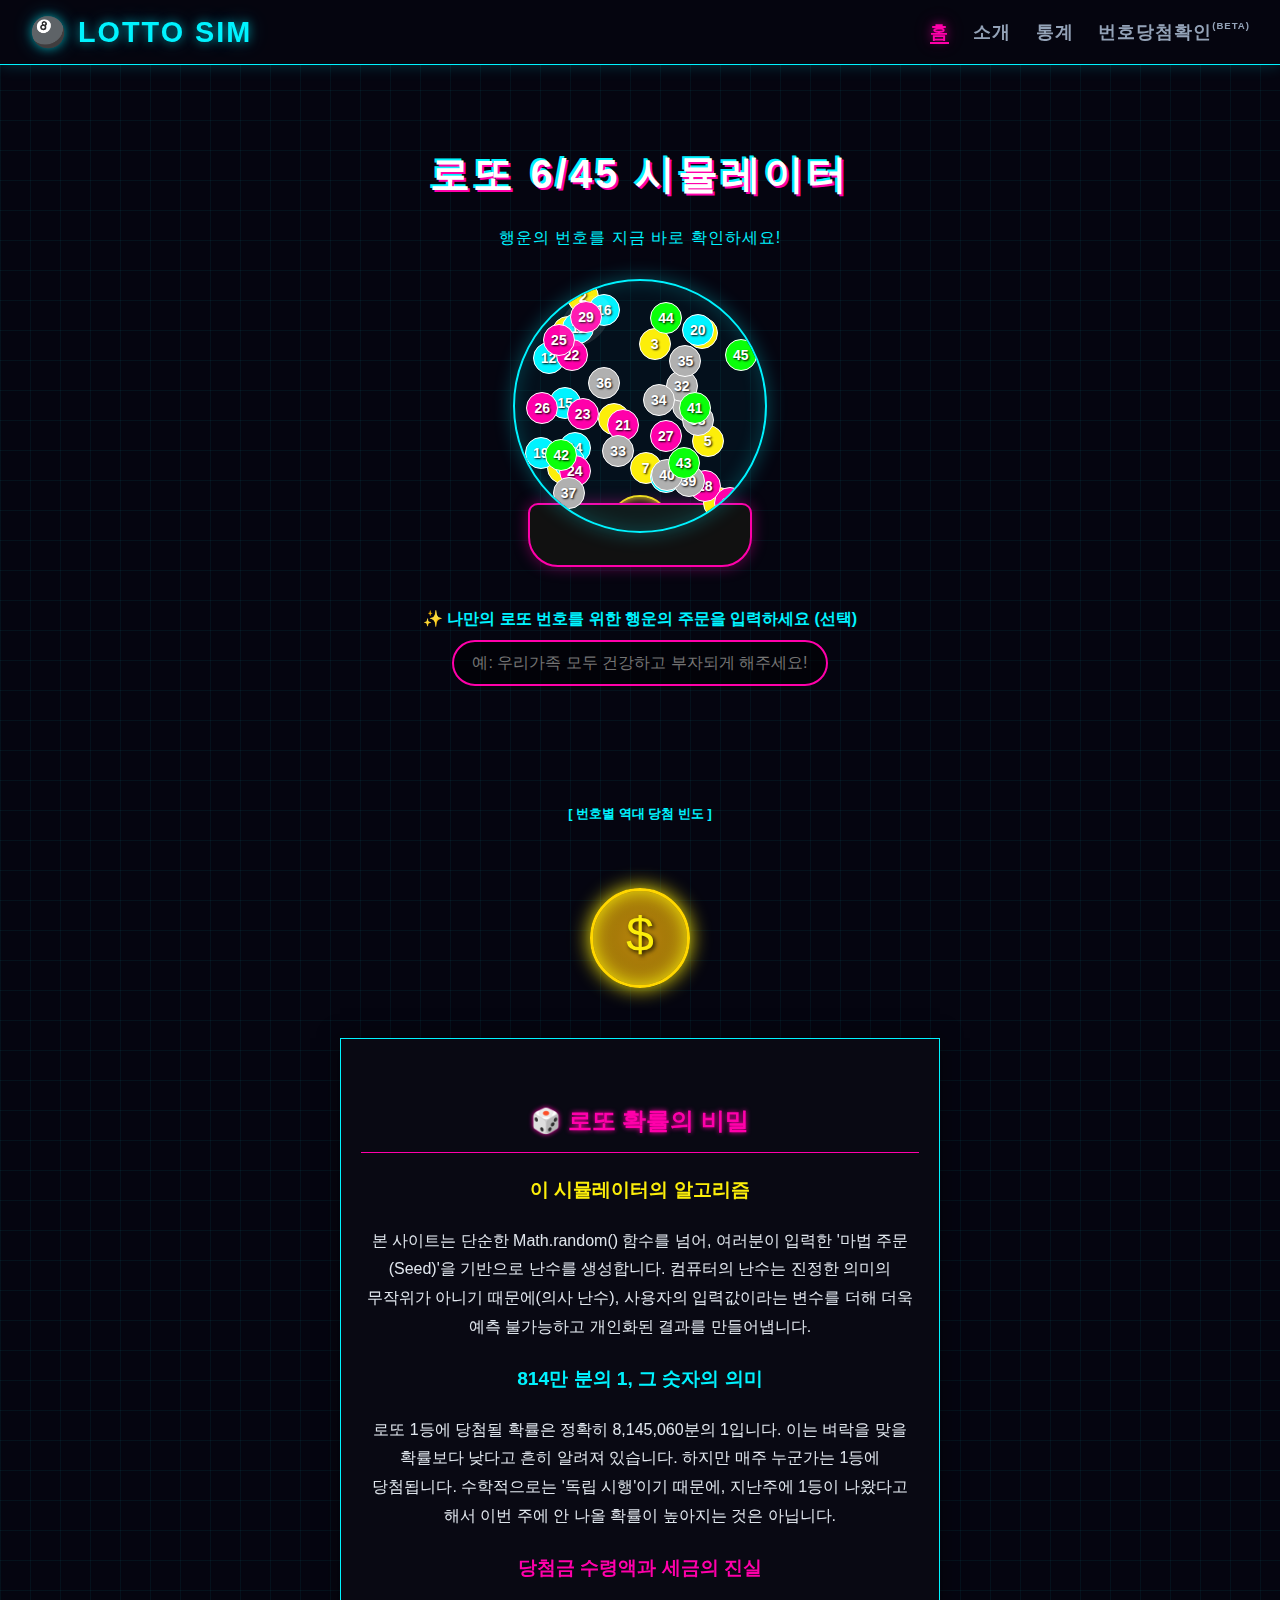
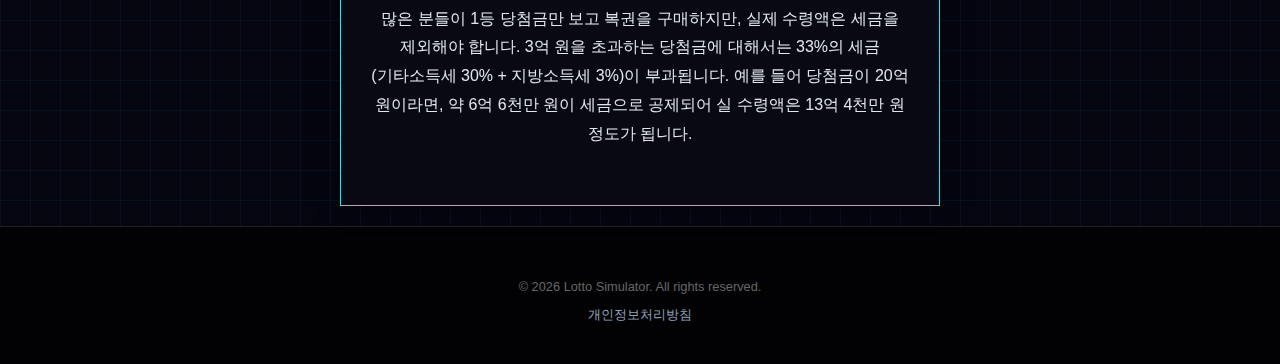
<file: index.html>
<!DOCTYPE html>
<html lang="ko">
<head>
    <meta charset="UTF-8">
    <meta name="viewport" content="width=device-width, initial-scale=1.0">
    <meta name="google-adsense-account" content="ca-pub-3787589077058710">
    <title>로또 시뮬레이터 - 홈</title>
    <link rel="stylesheet" href="style.css">
    <script async src="https://pagead2.googlesyndication.com/pagead/js/adsbygoogle.js?client=ca-pub-3787589077058710"
     crossorigin="anonymous"></script>
    <style>
        .info-section article { word-break: keep-all; overflow-wrap: break-word; }
    </style>
</head>
<body data-theme="dark">
    <header class="main-header">
        <div class="logo">🎱 Lotto Sim</div>
        <div class="settings-group">
            <nav>
                <a href="index.html" class="active">홈</a>
                <a href="about.html">소개</a>
                <a href="stats.html">통계</a>
                <a href="scan.html">번호당첨확인<span style="font-size:0.6rem; vertical-align:top;">(Beta)</span></a>
            </nav>
        </div>
    </header>

    <div class="container">
        <h1 class="title">로또 6/45 시뮬레이터</h1>
        <p class="subtitle">행운의 번호를 지금 바로 확인하세요!</p>
        
        <div class="machine-container">
            <div class="glass-dome"><div class="mixing-balls" id="mixingBalls"></div></div>
            <div class="machine-base"></div>
            <div class="output-chute"></div>
        </div>

        <div class="spell-container" style="margin-bottom: 20px;">
            <label for="magicSpell" style="display: block; color: var(--primary-cyan); margin-bottom: 10px; font-weight: bold;">✨ 나만의 로또 번호를 위한 행운의 주문을 입력하세요 (선택)</label>
            <input type="text" id="magicSpell" maxlength="100" placeholder="예: 우리가족 모두 건강하고 부자되게 해주세요!" 
                   style="width: 80%; padding: 12px; border-radius: 25px; border: 2px solid var(--primary-pink); background: rgba(0,0,0,0.5); color: white; text-align: center; font-size: 1rem;">
        </div>

        <div class="results-tray" id="resultsTray"></div>
        <div style="color: var(--primary-cyan); font-size: 0.8rem; margin-bottom: 5px; font-weight: bold;">[ 번호별 역대 당첨 빈도 ]</div>
        <div id="ballStats" style="display: flex; justify-content: center; gap: 15px; margin-bottom: 20px; font-size: 0.8rem; color: #aaa; min-height: 40px;"></div>

        <button id="drawButton" class="gold-button pulse-active" aria-label="번호 추첨하기"><span class="currency-symbol">$</span></button>

        <div id="analysisReport" class="info-section" style="display: none; text-align: left; margin-top: 40px; border-color: var(--primary-yellow);">
            <h3 style="color: var(--primary-yellow); text-align: center; border-bottom: 1px dashed var(--primary-yellow); padding-bottom: 10px;">📊 AI 분석 리포트</h3>
            <div style="margin-bottom: 20px;">
                <h4 style="color: var(--primary-pink);">1. 전 회차 대상 유사 번호 Top 3</h4>
                <ul id="similarityReport" style="font-size: 0.9rem; color: #ccc; padding-left: 20px;"></ul>
            </div>
            <div style="margin-bottom: 20px;">
                <h4 style="color: var(--ball-green);">2. 10만원(100게임) 투자 시뮬레이션</h4>
                <div id="simulationReport" style="font-size: 0.9rem; color: #ccc; background: rgba(0,0,0,0.3); padding: 15px; border-radius: 10px;">
                    <p>현재 번호의 앞 4개를 고정하고 나머지 2개만 바꿔서 100조합을 생성, 최신 회차 결과와 대조한 결과입니다.</p>
                    <div id="simulationResults" style="margin-top: 10px; color: var(--primary-yellow);"></div>
                </div>
            </div>
        </div>

        <section class="info-section">
            <h2 data-ko="🎲 로또 확률의 비밀" data-en="🎲 Secrets of Lotto Probability">🎲 로또 확률의 비밀</h2>
            <article>
                <h3 style="color: var(--primary-yellow); font-size: 1.2rem; margin-top: 20px;">이 시뮬레이터의 알고리즘</h3>
                <p>본 사이트는 단순한 Math.random() 함수를 넘어, 여러분이 입력한 '마법 주문(Seed)'을 기반으로 난수를 생성합니다. 컴퓨터의 난수는 진정한 의미의 무작위가 아니기 때문에(의사 난수), 사용자의 입력값이라는 변수를 더해 더욱 예측 불가능하고 개인화된 결과를 만들어냅니다.</p>
                <h3 style="color: var(--primary-cyan); font-size: 1.2rem; margin-top: 20px;">814만 분의 1, 그 숫자의 의미</h3>
                <p>로또 1등에 당첨될 확률은 정확히 8,145,060분의 1입니다. 이는 벼락을 맞을 확률보다 낮다고 흔히 알려져 있습니다. 하지만 매주 누군가는 1등에 당첨됩니다. 수학적으로는 '독립 시행'이기 때문에, 지난주에 1등이 나왔다고 해서 이번 주에 안 나올 확률이 높아지는 것은 아닙니다.</p>
                <h3 style="color: var(--primary-pink); font-size: 1.2rem; margin-top: 20px;">당첨금 수령액과 세금의 진실</h3>
                <p>많은 분들이 1등 당첨금만 보고 복권을 구매하지만, 실제 수령액은 세금을 제외해야 합니다. 3억 원을 초과하는 당첨금에 대해서는 33%의 세금(기타소득세 30% + 지방소득세 3%)이 부과됩니다. 예를 들어 당첨금이 20억 원이라면, 약 6억 6천만 원이 세금으로 공제되어 실 수령액은 13억 4천만 원 정도가 됩니다.</p>
            </article>
        </section>
    </div>

    <footer class="main-footer">
        <p>&copy; 2026 Lotto Simulator. All rights reserved.</p>
        <div class="footer-links">
            <a href="privacy.html">개인정보처리방침</a>
        </div>
    </footer>
    <script src="script.js"></script>
</body>
</html>
</file>
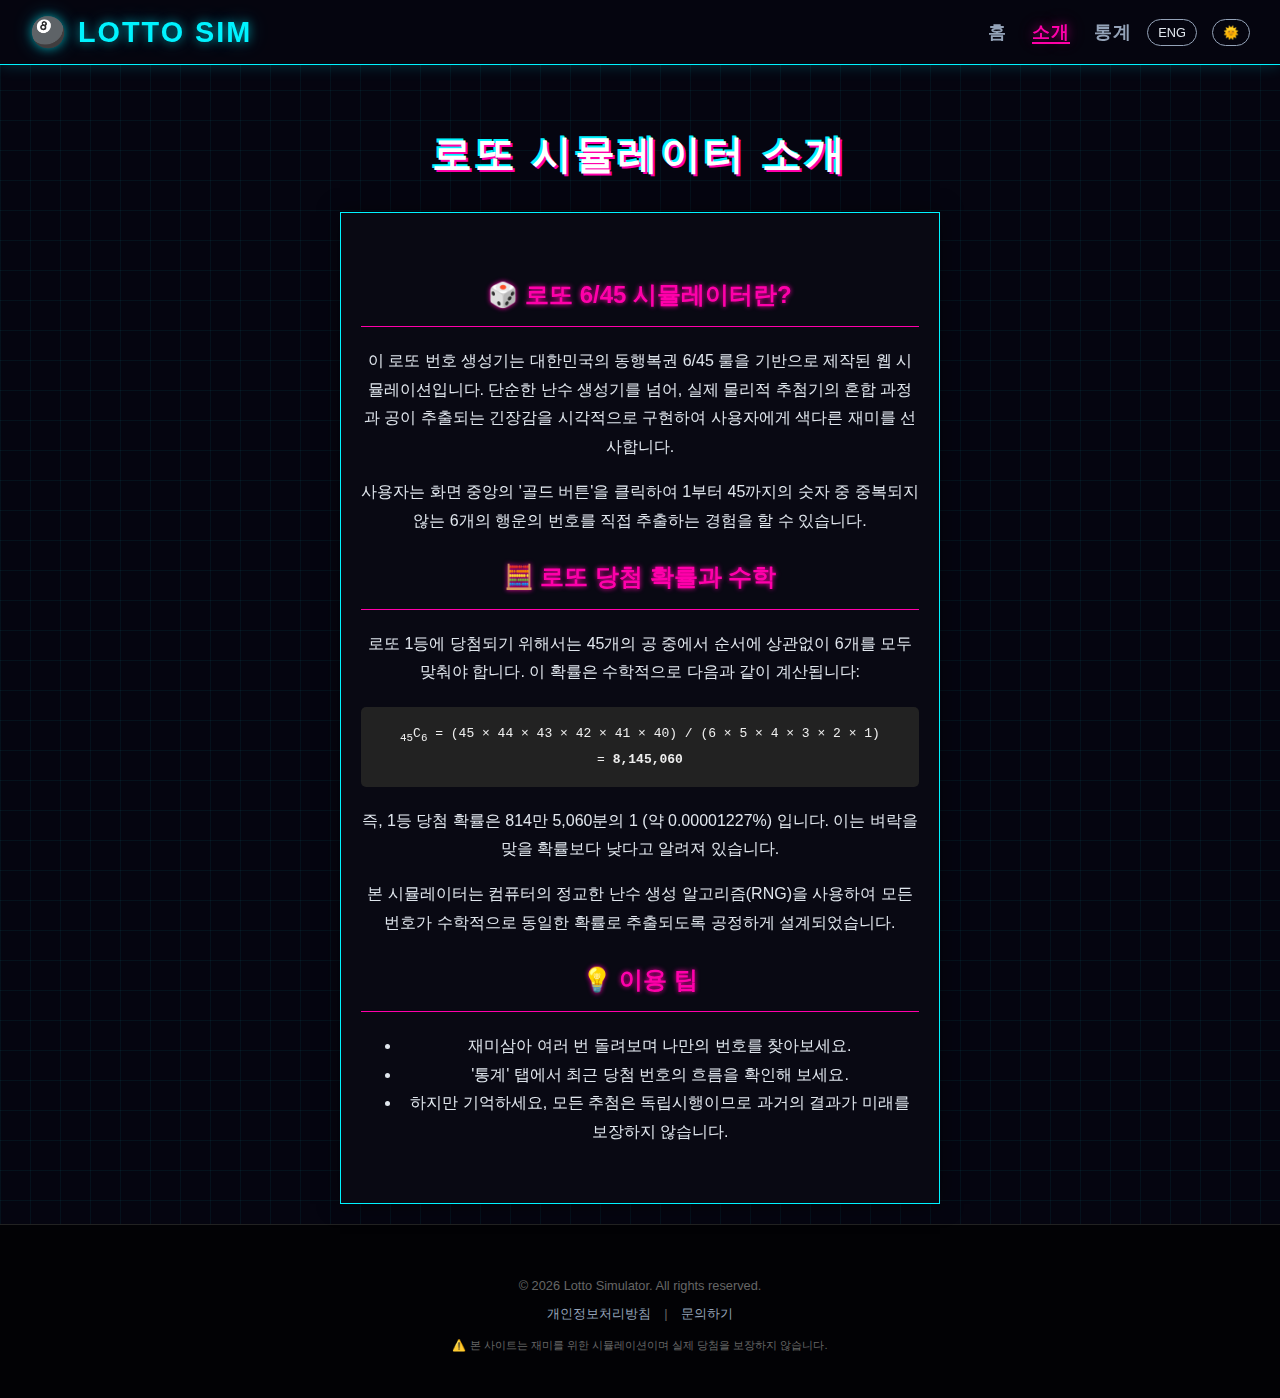
<file: about.html>
<!DOCTYPE html>
<html lang="ko">
<head>
    <meta charset="UTF-8">
    <meta name="viewport" content="width=device-width, initial-scale=1.0">
    <title>소개 - 로또 시뮬레이터</title>
    <link rel="stylesheet" href="style.css">
    <meta name="google-adsense-account" content="ca-pub-3787589077058710">
    <script async src="https://pagead2.googlesyndication.com/pagead/js/adsbygoogle.js?client=ca-pub-3787589077058710" crossorigin="anonymous"></script>
</head>
<body>
    <header class="main-header">
        <div class="logo">🎱 Lotto Sim</div>
        <div class="settings-group">
            <nav>
                <a href="index.html" data-ko="홈" data-en="Home">홈</a>
                <a href="about.html" class="active" data-ko="소개" data-en="About">소개</a>
                <a href="stats.html" data-ko="통계" data-en="Stats">통계</a>
            </nav>
            <button id="langToggle" class="toggle-btn">ENG</button>
            <button id="themeToggle" class="toggle-btn">🌞</button>
        </div>
    </header>

    <div class="container" style="padding-top: 100px;">
        <h1 class="title" data-ko="로또 시뮬레이터 소개" data-en="About Lotto Simulator">로또 시뮬레이터 소개</h1>

        <section class="info-section" style="margin-top: 20px;">
            <article>
                <h2 data-ko="🎲 로또 6/45 시뮬레이터란?" data-en="🎲 What is Lotto Simulator?">🎲 로또 6/45 시뮬레이터란?</h2>
                <p data-ko="이 로또 번호 생성기는 대한민국의 동행복권 6/45 룰을 기반으로 제작된 웹 시뮬레이션입니다. 단순한 난수 생성기를 넘어, 실제 물리적 추첨기의 혼합 과정과 공이 추출되는 긴장감을 시각적으로 구현하여 사용자에게 색다른 재미를 선사합니다." data-en="This generator is based on the Korean Lotto 6/45 rules. Going beyond a simple random number generator, it visually simulates the physical mixing process and the tension of drawing balls, offering a unique experience.">
                    이 <strong>로또 번호 생성기</strong>는 대한민국의 동행복권 6/45 룰을 기반으로 제작된 웹 시뮬레이션입니다.
                    단순한 난수 생성기를 넘어, 실제 물리적 추첨기의 혼합 과정과 공이 추출되는 긴장감을 시각적으로 구현하여
                    사용자에게 색다른 재미를 선사합니다.
                </p>
                <p data-ko="사용자는 화면 중앙의 '골드 버튼'을 클릭하여 1부터 45까지의 숫자 중 중복되지 않는 6개의 행운의 번호를 직접 추출하는 경험을 할 수 있습니다." data-en="Users can click the 'Gold Button' in the center to extract 6 unique lucky numbers from 1 to 45.">
                    사용자는 화면 중앙의 '골드 버튼'을 클릭하여 1부터 45까지의 숫자 중 중복되지 않는 6개의 행운의 번호를 
                    직접 추출하는 경험을 할 수 있습니다.
                </p>

                <h2 data-ko="🧮 로또 당첨 확률과 수학" data-en="🧮 Odds and Mathematics">🧮 로또 당첨 확률과 수학</h2>
                <p data-ko="로또 1등에 당첨되기 위해서는 45개의 공 중에서 순서에 상관없이 6개를 모두 맞춰야 합니다. 이 확률은 수학적으로 다음과 같이 계산됩니다:" data-en="To win the 1st prize, you must match all 6 numbers out of 45, regardless of order. The probability is calculated as follows:">
                    로또 1등에 당첨되기 위해서는 45개의 공 중에서 순서에 상관없이 6개를 모두 맞춰야 합니다.
                    이 확률은 수학적으로 다음과 같이 계산됩니다:
                </p>
                <div class="formula-box">
                    <sub>45</sub>C<sub>6</sub> = (45 × 44 × 43 × 42 × 41 × 40) / (6 × 5 × 4 × 3 × 2 × 1) <br>
                    = <strong>8,145,060</strong>
                </div>
                <p data-ko="즉, 1등 당첨 확률은 814만 5,060분의 1 (약 0.00001227%) 입니다. 이는 벼락을 맞을 확률보다 낮다고 알려져 있습니다." data-en="That is, the probability of winning 1st prize is 1 in 8,145,060 (approx. 0.00001227%). This is known to be lower than the probability of being struck by lightning.">
                    즉, 1등 당첨 확률은 <strong>814만 5,060분의 1</strong> (약 0.00001227%) 입니다.
                    이는 벼락을 맞을 확률보다 낮다고 알려져 있습니다. 
                </p>
                <p data-ko="본 시뮬레이터는 컴퓨터의 정교한 난수 생성 알고리즘(RNG)을 사용하여 모든 번호가 수학적으로 동일한 확률로 추출되도록 공정하게 설계되었습니다." data-en="This simulator uses a precise Random Number Generator (RNG) algorithm to ensure that all numbers are drawn with mathematically equal probability.">
                    본 시뮬레이터는 컴퓨터의 정교한 난수 생성 알고리즘(RNG)을 사용하여 모든 번호가 수학적으로 
                    동일한 확률로 추출되도록 공정하게 설계되었습니다.
                </p>

                <h2 data-ko="💡 이용 팁" data-en="💡 Tips">💡 이용 팁</h2>
                <ul>
                    <li data-ko="재미삼아 여러 번 돌려보며 나만의 번호를 찾아보세요." data-en="Try spinning multiple times for fun to find your own numbers.">재미삼아 여러 번 돌려보며 나만의 번호를 찾아보세요.</li>
                    <li data-ko="'통계' 탭에서 최근 당첨 번호의 흐름을 확인해 보세요." data-en="Check the flow of recent winning numbers in the 'Stats' tab.">'통계' 탭에서 최근 당첨 번호의 흐름을 확인해 보세요.</li>
                    <li data-ko="하지만 기억하세요, 모든 추첨은 독립시행이므로 과거의 결과가 미래를 보장하지 않습니다." data-en="But remember, every draw is independent, so past results do not guarantee future outcomes.">하지만 기억하세요, 모든 추첨은 독립시행이므로 과거의 결과가 미래를 보장하지 않습니다.</li>
                </ul>
            </article>
        </section>
    </div>

    <footer class="main-footer">
        <p>&copy; 2026 Lotto Simulator. All rights reserved.</p>
        <div class="footer-links">
            <a href="privacy.html" data-ko="개인정보처리방침" data-en="Privacy Policy">개인정보처리방침</a>
            <span>|</span>
            <a href="mailto:contact@example.com" data-ko="문의하기" data-en="Contact">문의하기</a>
            <br>
            <div class="disclaimer" style="font-size: 0.7rem; padding: 5px; margin-top: 10px;" data-ko="⚠️ 본 사이트는 재미를 위한 시뮬레이션이며 실제 당첨을 보장하지 않습니다." data-en="⚠️ This is a simulation for fun and does not guarantee winning.">
                ⚠️ 본 사이트는 재미를 위한 시뮬레이션이며 실제 당첨을 보장하지 않습니다.
            </div>
        </div>
    </footer>
    <script src="script.js"></script>
</body>
</html>
</file>
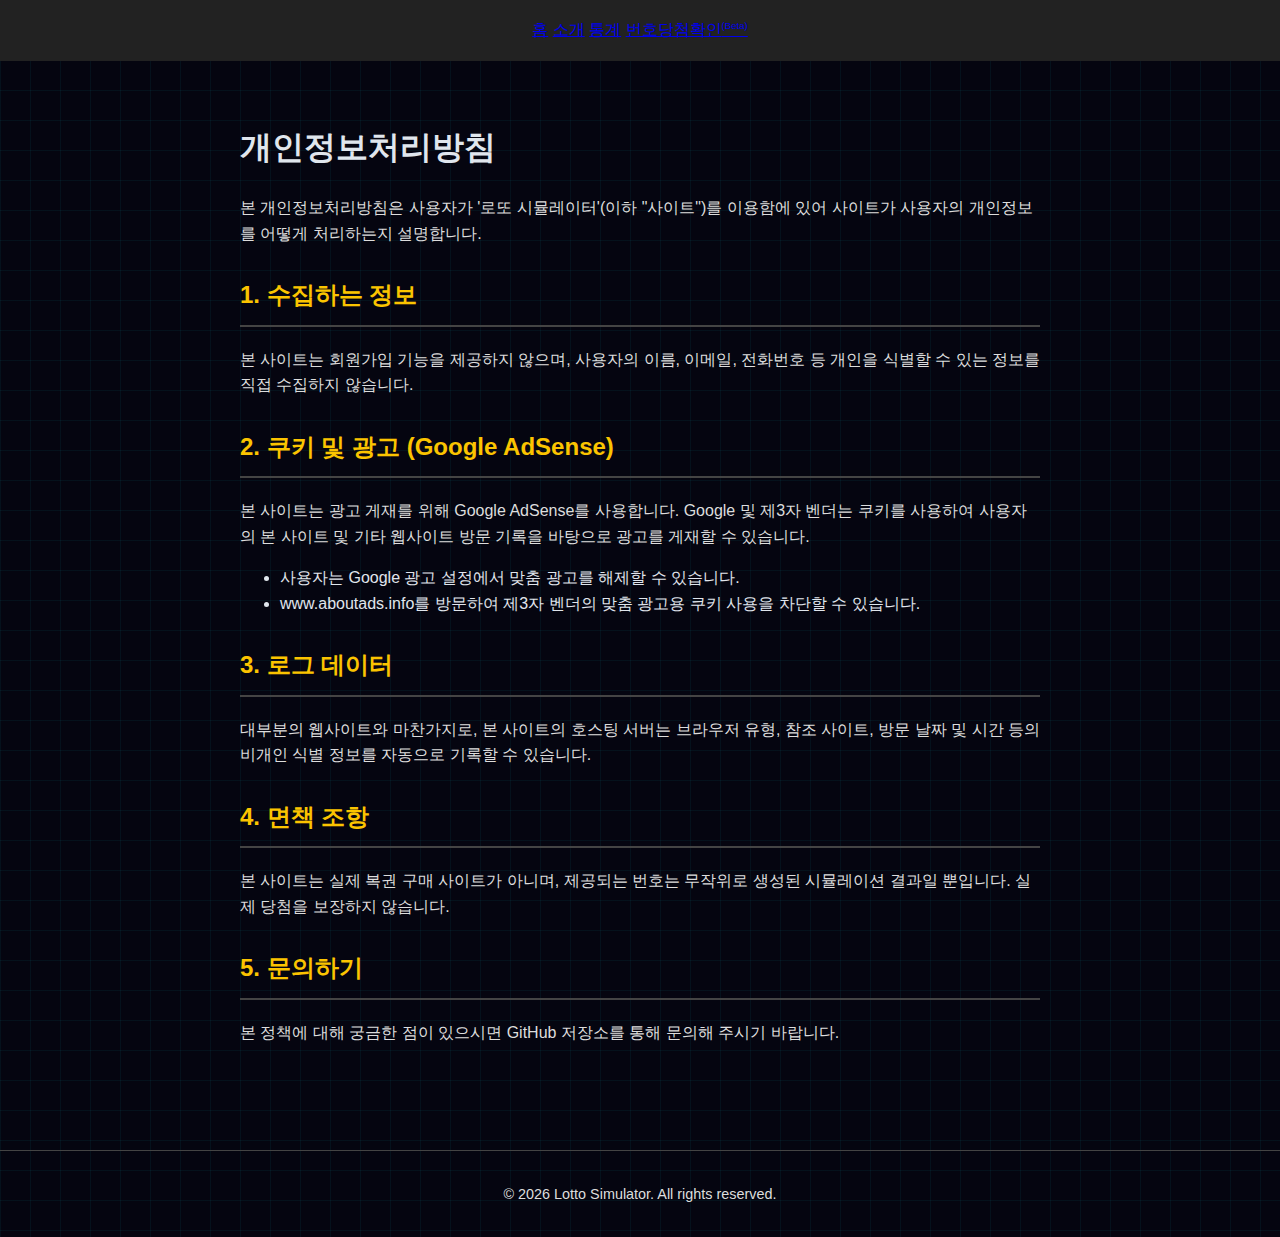
<file: privacy.html>
<!DOCTYPE html>
<html lang="ko">
<head>
    <meta charset="UTF-8">
    <meta name="viewport" content="width=device-width, initial-scale=1.0">
    <title>개인정보처리방침 - 로또 시뮬레이터</title>
    <link rel="stylesheet" href="style.css">
    <style>
        .content-section { max-width: 800px; margin: 0 auto; padding: 40px 20px; text-align: left; line-height: 1.6; }
        h2 { color: #fbc400; border-bottom: 2px solid #444; padding-bottom: 10px; margin-top: 30px; }
        p { margin-bottom: 15px; color: #ddd; }
    </style>
</head>
<body>
    <header style="background: #222; padding: 20px; text-align: center;">
            <nav>
                <a href="index.html">홈</a>
                <a href="about.html">소개</a>
                <a href="stats.html">통계</a>
                <a href="scan.html">번호당첨확인<span style="font-size:0.6rem; vertical-align:top;">(Beta)</span></a>
            </nav>

    </header>

    <div class="content-section">
        <h1>개인정보처리방침</h1>
        <p>본 개인정보처리방침은 사용자가 '로또 시뮬레이터'(이하 "사이트")를 이용함에 있어 사이트가 사용자의 개인정보를 어떻게 처리하는지 설명합니다.</p>

        <h2>1. 수집하는 정보</h2>
        <p>본 사이트는 회원가입 기능을 제공하지 않으며, 사용자의 이름, 이메일, 전화번호 등 개인을 식별할 수 있는 정보를 직접 수집하지 않습니다.</p>

        <h2>2. 쿠키 및 광고 (Google AdSense)</h2>
        <p>본 사이트는 광고 게재를 위해 Google AdSense를 사용합니다. Google 및 제3자 벤더는 쿠키를 사용하여 사용자의 본 사이트 및 기타 웹사이트 방문 기록을 바탕으로 광고를 게재할 수 있습니다.</p>
        <ul>
            <li>사용자는 Google 광고 설정에서 맞춤 광고를 해제할 수 있습니다.</li>
            <li>www.aboutads.info를 방문하여 제3자 벤더의 맞춤 광고용 쿠키 사용을 차단할 수 있습니다.</li>
        </ul>

        <h2>3. 로그 데이터</h2>
        <p>대부분의 웹사이트와 마찬가지로, 본 사이트의 호스팅 서버는 브라우저 유형, 참조 사이트, 방문 날짜 및 시간 등의 비개인 식별 정보를 자동으로 기록할 수 있습니다.</p>

        <h2>4. 면책 조항</h2>
        <p>본 사이트는 실제 복권 구매 사이트가 아니며, 제공되는 번호는 무작위로 생성된 시뮬레이션 결과일 뿐입니다. 실제 당첨을 보장하지 않습니다.</p>

        <h2>5. 문의하기</h2>
        <p>본 정책에 대해 궁금한 점이 있으시면 GitHub 저장소를 통해 문의해 주시기 바랍니다.</p>
    </div>

    <footer style="text-align: center; padding: 20px; color: #888; font-size: 0.9em; border-top: 1px solid #444; margin-top: 50px;">
        <p>&copy; 2026 Lotto Simulator. All rights reserved.</p>
    </footer>
</body>
</html>
</file>
<file: style.css>
:root {
    --bg-color: #050510;
    --panel-bg: rgba(20, 20, 30, 0.8);
    --primary-cyan: #00f3ff;
    --primary-pink: #ff00aa;
    --primary-yellow: #fcee0a;
    --text-main: #e0e6ed;
    --text-dim: #94a3b8;
    
    /* Ball Colors (Neon Versions) */
    --ball-yellow: #fcee0a;
    --ball-blue: #00f3ff;
    --ball-red: #ff00aa;
    --ball-gray: #b0b0b0;
    --ball-green: #0aff0a;
    
    --neon-glow: 0 0 10px rgba(0, 243, 255, 0.5), 0 0 20px rgba(0, 243, 255, 0.3);
    --pink-glow: 0 0 10px rgba(255, 0, 170, 0.5), 0 0 20px rgba(255, 0, 170, 0.3);
}

body {
    font-family: 'Segoe UI', 'Roboto', 'Helvetica Neue', sans-serif;
    background-color: var(--bg-color);
    background-image: 
        linear-gradient(rgba(0, 243, 255, 0.05) 1px, transparent 1px),
        linear-gradient(90deg, rgba(0, 243, 255, 0.05) 1px, transparent 1px);
    background-size: 30px 30px;
    color: var(--text-main);
    display: flex;
    flex-direction: column;
    min-height: 100vh;
    margin: 0;
}

/* Header */
.main-header {
    background-color: rgba(5, 5, 16, 0.9);
    border-bottom: 1px solid var(--primary-cyan);
    padding: 15px 30px;
    display: flex;
    justify-content: space-between;
    align-items: center;
    position: fixed;
    width: 100%;
    top: 0;
    left: 0;
    z-index: 1000;
    box-sizing: border-box;
    backdrop-filter: blur(10px);
    box-shadow: 0 0 15px rgba(0, 243, 255, 0.2);
}

.logo {
    color: var(--primary-cyan);
    font-size: 1.8rem;
    font-weight: bold;
    text-transform: uppercase;
    letter-spacing: 2px;
    text-shadow: var(--neon-glow);
}

.main-header nav a {
    color: var(--text-dim);
    text-decoration: none;
    margin-left: 20px;
    font-size: 0.9rem;
    text-transform: uppercase;
    letter-spacing: 1px;
    transition: all 0.3s;
}

.main-header nav a:hover, .main-header nav a.active {
    color: var(--primary-pink);
    text-shadow: var(--pink-glow);
    border-bottom: 2px solid var(--primary-pink);
}

.container {
    text-align: center;
    width: 100%;
    max-width: 600px;
    padding: 20px;
    padding-top: 120px;
    flex: 1;
    display: flex;
    flex-direction: column;
    align-items: center;
    margin: 0 auto;
}

.title {
    font-size: 2.5rem;
    margin-bottom: 10px;
    color: white;
    text-shadow: 2px 2px 0px var(--primary-pink), -2px -2px 0px var(--primary-cyan);
    text-transform: uppercase;
    letter-spacing: 3px;
}

.subtitle {
    color: var(--primary-cyan);
    margin-bottom: 30px;
    font-size: 1rem;
    letter-spacing: 1px;
}

/* Machine Visuals - Cyberpunk */
.machine-container {
    position: relative;
    width: 300px;
    height: 300px;
    margin: 0 auto 30px;
}

.glass-dome {
    width: 250px;
    height: 250px;
    background: rgba(0, 243, 255, 0.05);
    border: 2px solid var(--primary-cyan);
    border-radius: 50%;
    margin: 0 auto;
    position: relative;
    overflow: hidden;
    box-shadow: inset 0 0 20px rgba(0, 243, 255, 0.2), 0 0 20px rgba(0, 243, 255, 0.3);
    z-index: 2;
}

.glass-dome::after {
    content: '';
    position: absolute;
    top: 20px;
    left: 40px;
    width: 60px;
    height: 40px;
    background: rgba(255, 255, 255, 0.1);
    border-radius: 50%;
    transform: rotate(-45deg);
}

.machine-base {
    width: 220px;
    height: 60px;
    background: #111;
    border: 2px solid var(--primary-pink);
    border-radius: 10px 10px 30px 30px;
    margin: -30px auto 0;
    position: relative;
    z-index: 1;
    box-shadow: 0 0 15px rgba(255, 0, 170, 0.4);
}

.output-chute {
    position: absolute;
    bottom: 20px;
    left: 50%;
    transform: translateX(-50%);
    width: 60px;
    height: 60px;
    background: black;
    border-radius: 50%;
    border: 2px solid var(--primary-yellow);
    z-index: 0;
    box-shadow: inset 0 0 10px var(--primary-yellow);
}

/* Balls */
.ball {
    width: 40px;
    height: 40px;
    border-radius: 50%;
    background: black; /* Dark core */
    color: white;
    font-weight: bold;
    display: flex;
    justify-content: center;
    align-items: center;
    font-size: 18px;
    border: 2px solid white;
    box-shadow: 0 0 10px currentColor;
}

.ball.yellow { border-color: var(--ball-yellow); color: var(--ball-yellow); box-shadow: 0 0 10px var(--ball-yellow); }
.ball.blue { border-color: var(--ball-blue); color: var(--ball-blue); box-shadow: 0 0 10px var(--ball-blue); }
.ball.red { border-color: var(--ball-red); color: var(--ball-red); box-shadow: 0 0 10px var(--ball-red); }
.ball.gray { border-color: var(--ball-gray); color: var(--ball-gray); box-shadow: 0 0 10px var(--ball-gray); }
.ball.green { border-color: var(--ball-green); color: var(--ball-green); box-shadow: 0 0 10px var(--ball-green); }

/* Animation Elements inside Dome */
.mixing-ball {
    position: absolute;
    width: 30px;
    height: 30px;
    border-radius: 50%;
    display: flex;
    justify-content: center;
    align-items: center;
    font-size: 14px;
    font-weight: bold;
    color: white;
    border: 1px solid currentColor;
    background: rgba(0,0,0,0.5);
}

/* Results Tray */
.results-tray {
    display: flex;
    justify-content: center;
    gap: 15px;
    min-height: 60px;
    margin-bottom: 40px;
    perspective: 1000px;
    height: 60px; 
}

/* Button - Cyberpunk Style */
.gold-button {
    width: 100px;
    height: 100px;
    border-radius: 50%;
    background: black;
    border: 3px solid var(--primary-yellow);
    cursor: pointer;
    box-shadow: 0 0 20px var(--primary-yellow), inset 0 0 20px var(--primary-yellow);
    transition: all 0.2s;
    display: flex;
    justify-content: center;
    align-items: center;
    margin: 0 auto;
    position: relative;
    overflow: hidden;
}

.gold-button:hover {
    box-shadow: 0 0 40px var(--primary-yellow), inset 0 0 30px var(--primary-yellow);
    transform: scale(1.05);
}

.gold-button:active {
    transform: scale(0.95);
}

.gold-button:disabled {
    filter: grayscale(1);
    opacity: 0.5;
    cursor: not-allowed;
    transform: none;
    box-shadow: none;
}

.currency-symbol {
    font-size: 50px;
    color: var(--primary-yellow);
    text-shadow: 0 0 10px var(--primary-yellow);
    font-family: 'Courier New', Courier, monospace;
}

/* Content Sections */
.info-section {
    background: rgba(10, 10, 20, 0.8);
    border: 1px solid var(--primary-cyan);
    color: var(--text-main);
    padding: 40px 20px;
    margin-top: 50px;
    line-height: 1.8;
    backdrop-filter: blur(5px);
    box-shadow: 0 0 20px rgba(0, 0, 0, 0.5);
}

.info-section h2 {
    color: var(--primary-pink);
    border-bottom: 1px solid var(--primary-pink);
    padding-bottom: 10px;
    text-transform: uppercase;
    text-shadow: 0 0 5px var(--primary-pink);
}

/* Footer */
.main-footer {
    background-color: #020205;
    border-top: 1px solid #222;
    color: #666;
    padding: 40px 20px;
    text-align: center;
    font-size: 0.8rem;
    margin-top: auto;
}

.footer-links a {
    color: var(--text-dim);
    text-decoration: none;
    margin: 0 10px;
    transition: color 0.3s;
}

.footer-links a:hover {
    color: var(--primary-cyan);
}

/* Table */
table {
    width: 100%;
    border-collapse: collapse;
    color: var(--text-main);
}
th, td {
    padding: 12px;
    text-align: center;
    border-bottom: 1px solid #333;
}
th {
    background-color: rgba(255, 0, 170, 0.2);
    color: var(--primary-pink);
    text-transform: uppercase;
}
tr:hover {
    background-color: rgba(0, 243, 255, 0.05);
}

/* Shake Animation */
.shake {
    animation: shake 0.5s infinite;
}
@keyframes shake {
    0% { transform: translate(1px, 1px) rotate(0deg); }
    10% { transform: translate(-1px, -2px) rotate(-1deg); }
    20% { transform: translate(-3px, 0px) rotate(1deg); }
    30% { transform: translate(3px, 2px) rotate(0deg); }
    40% { transform: translate(1px, -1px) rotate(1deg); }
    50% { transform: translate(-1px, 2px) rotate(-1deg); }
    60% { transform: translate(-3px, 1px) rotate(0deg); }
    70% { transform: translate(3px, 1px) rotate(-1deg); }
    80% { transform: translate(-1px, -1px) rotate(1deg); }
    90% { transform: translate(1px, 2px) rotate(0deg); }
    100% { transform: translate(1px, -2px) rotate(-1deg); }
}

/* Flying Ball Animation */
.active-ball {
    position: absolute;
    z-index: 100;
    transition: all 0.5s ease-in-out;
}
.blink-anim {
    animation: blinkEffect 0.2s infinite alternate;
}
@keyframes blinkEffect {
    from { filter: brightness(1); box-shadow: 0 0 20px currentColor; }
    to { filter: brightness(2); box-shadow: 0 0 50px currentColor; }
}
.ball-placeholder {
    width: 40px; height: 40px; visibility: hidden;
}

.ball-small {
    display: inline-block;
    width: 24px;
    height: 24px;
    line-height: 24px;
    border-radius: 50%;
    text-align: center;
    color: white; /* Default for logic, overridden by css classes */
    font-weight: bold;
    font-size: 12px;
    margin: 0 2px;
    background: black;
    border: 1px solid white;
}
.ball-small.yellow { border-color: var(--ball-yellow); color: var(--ball-yellow); }
.ball-small.blue { border-color: var(--ball-blue); color: var(--ball-blue); }
.ball-small.red { border-color: var(--ball-red); color: var(--ball-red); }
.ball-small.gray { border-color: var(--ball-gray); color: var(--ball-gray); }
.ball-small.green { border-color: var(--ball-green); color: var(--ball-green); }

/* Light Mode Overrides */
[data-theme='light'] {
    --bg-color: #f0f2f5;
    --panel-bg: white;
    --primary-cyan: #007bff; /* Blue */
    --primary-pink: #dc3545; /* Red */
    --text-main: #333;
    --text-dim: #666;
    --neon-glow: none;
    --pink-glow: none;
}

[data-theme='light'] body {
    background-image: none;
}

[data-theme='light'] .main-header {
    background-color: white;
    border-bottom: 1px solid #ddd;
    box-shadow: 0 2px 5px rgba(0,0,0,0.1);
}

[data-theme='light'] .glass-dome {
    background: rgba(255, 255, 255, 0.5);
    border: 5px solid #ddd;
    box-shadow: inset 0 0 20px rgba(0,0,0,0.1);
}

[data-theme='light'] .machine-base {
    background: #eee;
    border: 1px solid #ccc;
    box-shadow: 0 5px 15px rgba(0,0,0,0.2);
}

[data-theme='light'] .info-section {
    background: white;
    border: 1px solid #ddd;
    box-shadow: 0 2px 10px rgba(0,0,0,0.05);
}

/* Nav Font Size Increase */
.main-header nav a {
    font-size: 1.1rem !important; /* Force override */
    font-weight: bold;
}

/* Button Pulse Animation */
@keyframes pulseGold {
    0% { transform: scale(1); box-shadow: 0 0 20px var(--primary-yellow); }
    50% { transform: scale(1.05); box-shadow: 0 0 40px var(--primary-yellow), 0 0 20px white; }
    100% { transform: scale(1); box-shadow: 0 0 20px var(--primary-yellow); }
}

.pulse-active {
    animation: pulseGold 2s infinite;
}

/* Toggles Container */
.settings-group {
    display: flex;
    gap: 15px;
    align-items: center;
}

.toggle-btn {
    background: none;
    border: 1px solid var(--text-dim);
    color: var(--text-main);
    padding: 5px 10px;
    border-radius: 15px;
    cursor: pointer;
    font-size: 0.8rem;
    transition: all 0.3s;
}

.toggle-btn:hover {
    border-color: var(--primary-cyan);
    color: var(--primary-cyan);
}


/* --- Fixes for User Feedback --- */

/* 1. Golden Button Tweaks */
.gold-button {
    background: radial-gradient(circle, #b8860b 0%, #8b6508 100%); /* Dark Gold */
    border: 3px solid #ffd700;
}

.currency-symbol {
    text-shadow: 2px 2px 4px rgba(0,0,0,0.8);
}

/* 2 & 3. Light Mode Visibility Fixes */
.formula-box {
    background: #222;
    padding: 15px;
    border-radius: 5px;
    font-family: monospace;
    text-align: center;
    margin: 20px 0;
    color: #eee;
}

[data-theme='light'] .formula-box {
    background: #e9ecef;
    color: #333;
    border: 1px solid #ccc;
}

.stats-panel {
    margin-top: 20px;
    background: rgba(0,0,0,0.5);
    border-radius: 10px;
    padding: 20px;
}

[data-theme='light'] .stats-panel {
    background: white;
    color: #333;
    box-shadow: 0 2px 15px rgba(0,0,0,0.1);
}

[data-theme='light'] table {
    color: #333;
}
[data-theme='light'] th {
    background-color: #e9ecef;
    color: #333;
    border-bottom: 2px solid #ccc;
}
[data-theme='light'] td {
    border-bottom: 1px solid #eee;
}

/* Chart text visibility in light mode */
/* Note: Chart.js canvas colors are set in JS. We might need JS logic update. */
</file>
